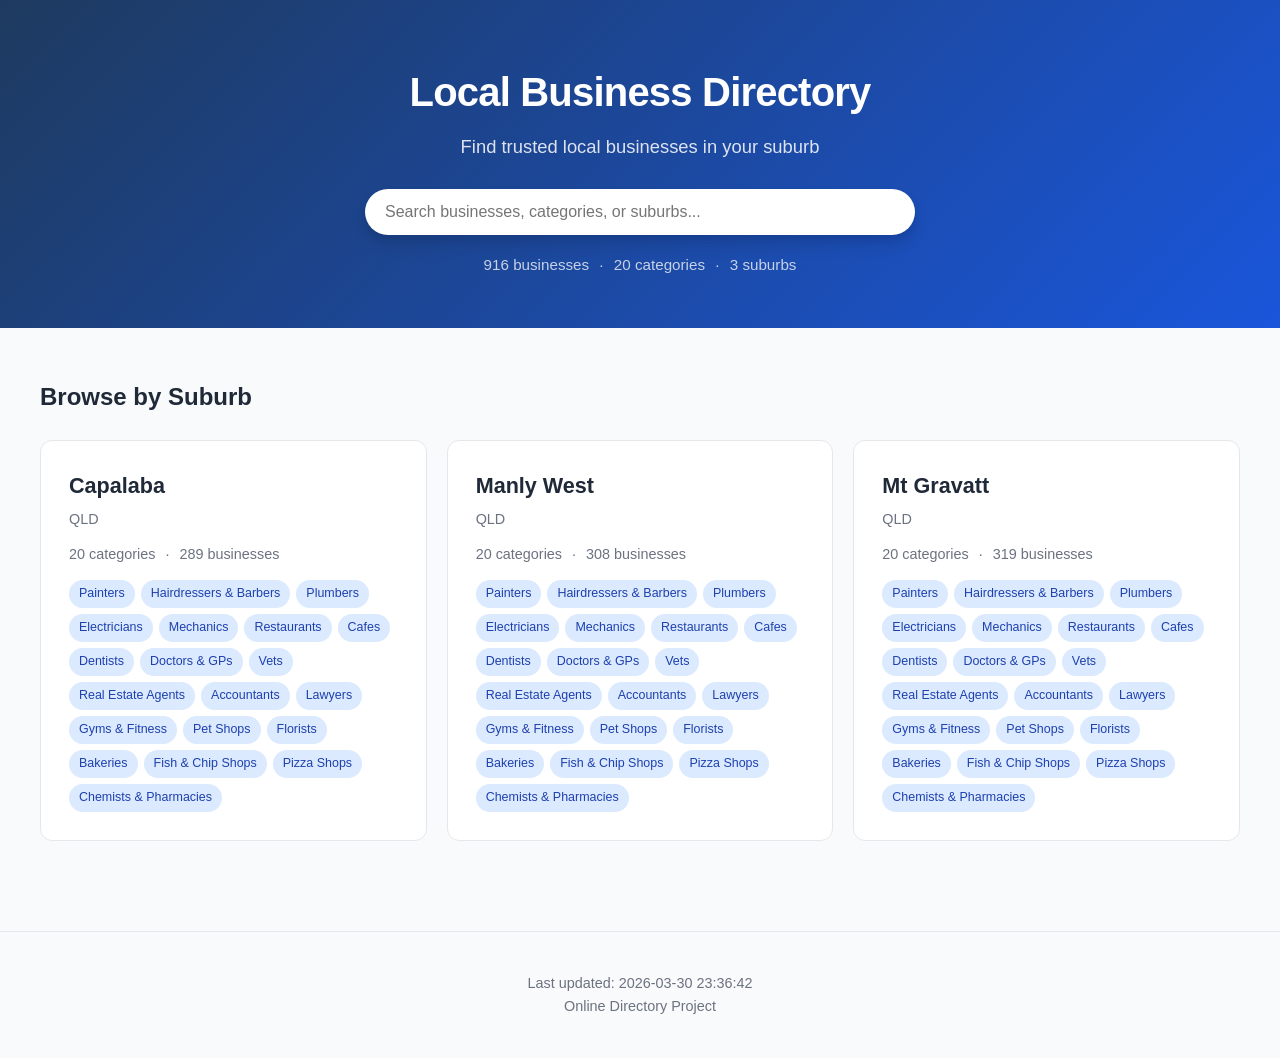
<file: docs/index.html>
<!DOCTYPE html>
<html lang="en">
<head>
    <meta charset="UTF-8">
    <meta name="viewport" content="width=device-width, initial-scale=1.0">
    <title>Local Business Directory — Find Businesses Near You</title>
    <link rel="stylesheet" href="assets/css/style.css">
</head>
<body>
    <header class="hero">
        <div class="container">
            <h1>Local Business Directory</h1>
            <p class="tagline">Find trusted local businesses in your suburb</p>
            <div class="search-box" id="global-search">
                <input
                    type="text"
                    id="search-input"
                    placeholder="Search businesses, categories, or suburbs..."
                    autocomplete="off"
                >
                <div id="search-results" class="search-results" hidden></div>
            </div>
            <div class="stats">
                <span>916 businesses</span>
                <span class="dot">·</span>
                <span>20 categories</span>
                <span class="dot">·</span>
                <span>3 suburbs</span>
            </div>
        </div>
    </header>

    <main class="container">
        <section class="suburbs-grid">
            <h2>Browse by Suburb</h2>
            <div class="grid">
                
                <a href="suburb/capalaba.html" class="suburb-card">
                    <h3>Capalaba</h3>
                    <p class="suburb-state">QLD</p>
                    <div class="suburb-stats">
                        <span>20 categories</span>
                        <span class="dot">·</span>
                        
                        
                            
                        
                            
                        
                            
                        
                            
                        
                            
                        
                            
                        
                            
                        
                            
                        
                            
                        
                            
                        
                            
                        
                            
                        
                            
                        
                            
                        
                            
                        
                            
                        
                            
                        
                            
                        
                            
                        
                            
                        
                        <span>289 businesses</span>
                    </div>
                    <div class="category-tags">
                        
                        <span class="tag">Painters</span>
                        
                        <span class="tag">Hairdressers & Barbers</span>
                        
                        <span class="tag">Plumbers</span>
                        
                        <span class="tag">Electricians</span>
                        
                        <span class="tag">Mechanics</span>
                        
                        <span class="tag">Restaurants</span>
                        
                        <span class="tag">Cafes</span>
                        
                        <span class="tag">Dentists</span>
                        
                        <span class="tag">Doctors & GPs</span>
                        
                        <span class="tag">Vets</span>
                        
                        <span class="tag">Real Estate Agents</span>
                        
                        <span class="tag">Accountants</span>
                        
                        <span class="tag">Lawyers</span>
                        
                        <span class="tag">Gyms & Fitness</span>
                        
                        <span class="tag">Pet Shops</span>
                        
                        <span class="tag">Florists</span>
                        
                        <span class="tag">Bakeries</span>
                        
                        <span class="tag">Fish & Chip Shops</span>
                        
                        <span class="tag">Pizza Shops</span>
                        
                        <span class="tag">Chemists & Pharmacies</span>
                        
                    </div>
                </a>
                
                <a href="suburb/manly-west.html" class="suburb-card">
                    <h3>Manly West</h3>
                    <p class="suburb-state">QLD</p>
                    <div class="suburb-stats">
                        <span>20 categories</span>
                        <span class="dot">·</span>
                        
                        
                            
                        
                            
                        
                            
                        
                            
                        
                            
                        
                            
                        
                            
                        
                            
                        
                            
                        
                            
                        
                            
                        
                            
                        
                            
                        
                            
                        
                            
                        
                            
                        
                            
                        
                            
                        
                            
                        
                            
                        
                        <span>308 businesses</span>
                    </div>
                    <div class="category-tags">
                        
                        <span class="tag">Painters</span>
                        
                        <span class="tag">Hairdressers & Barbers</span>
                        
                        <span class="tag">Plumbers</span>
                        
                        <span class="tag">Electricians</span>
                        
                        <span class="tag">Mechanics</span>
                        
                        <span class="tag">Restaurants</span>
                        
                        <span class="tag">Cafes</span>
                        
                        <span class="tag">Dentists</span>
                        
                        <span class="tag">Doctors & GPs</span>
                        
                        <span class="tag">Vets</span>
                        
                        <span class="tag">Real Estate Agents</span>
                        
                        <span class="tag">Accountants</span>
                        
                        <span class="tag">Lawyers</span>
                        
                        <span class="tag">Gyms & Fitness</span>
                        
                        <span class="tag">Pet Shops</span>
                        
                        <span class="tag">Florists</span>
                        
                        <span class="tag">Bakeries</span>
                        
                        <span class="tag">Fish & Chip Shops</span>
                        
                        <span class="tag">Pizza Shops</span>
                        
                        <span class="tag">Chemists & Pharmacies</span>
                        
                    </div>
                </a>
                
                <a href="suburb/mt-gravatt.html" class="suburb-card">
                    <h3>Mt Gravatt</h3>
                    <p class="suburb-state">QLD</p>
                    <div class="suburb-stats">
                        <span>20 categories</span>
                        <span class="dot">·</span>
                        
                        
                            
                        
                            
                        
                            
                        
                            
                        
                            
                        
                            
                        
                            
                        
                            
                        
                            
                        
                            
                        
                            
                        
                            
                        
                            
                        
                            
                        
                            
                        
                            
                        
                            
                        
                            
                        
                            
                        
                            
                        
                        <span>319 businesses</span>
                    </div>
                    <div class="category-tags">
                        
                        <span class="tag">Painters</span>
                        
                        <span class="tag">Hairdressers & Barbers</span>
                        
                        <span class="tag">Plumbers</span>
                        
                        <span class="tag">Electricians</span>
                        
                        <span class="tag">Mechanics</span>
                        
                        <span class="tag">Restaurants</span>
                        
                        <span class="tag">Cafes</span>
                        
                        <span class="tag">Dentists</span>
                        
                        <span class="tag">Doctors & GPs</span>
                        
                        <span class="tag">Vets</span>
                        
                        <span class="tag">Real Estate Agents</span>
                        
                        <span class="tag">Accountants</span>
                        
                        <span class="tag">Lawyers</span>
                        
                        <span class="tag">Gyms & Fitness</span>
                        
                        <span class="tag">Pet Shops</span>
                        
                        <span class="tag">Florists</span>
                        
                        <span class="tag">Bakeries</span>
                        
                        <span class="tag">Fish & Chip Shops</span>
                        
                        <span class="tag">Pizza Shops</span>
                        
                        <span class="tag">Chemists & Pharmacies</span>
                        
                    </div>
                </a>
                
            </div>
        </section>
    </main>

    <footer>
        <div class="container">
            <p>Last updated: 2026-03-30 23:36:42</p>
            <p>Online Directory Project</p>
        </div>
    </footer>

    <script src="assets/js/search.js"></script>
</body>
</html>
</file>
<file: docs/assets/css/style.css>
/* ============================================
   Online Directory Project — Styles
   ============================================ */

/* --- Reset & Base --- */
*, *::before, *::after {
    box-sizing: border-box;
    margin: 0;
    padding: 0;
}

:root {
    --primary: #1a56db;
    --primary-dark: #1e40af;
    --primary-light: #dbeafe;
    --text: #1f2937;
    --text-light: #6b7280;
    --bg: #f9fafb;
    --white: #ffffff;
    --border: #e5e7eb;
    --shadow: 0 1px 3px rgba(0, 0, 0, 0.1), 0 1px 2px rgba(0, 0, 0, 0.06);
    --shadow-md: 0 4px 6px rgba(0, 0, 0, 0.07), 0 2px 4px rgba(0, 0, 0, 0.06);
    --shadow-lg: 0 10px 15px rgba(0, 0, 0, 0.1), 0 4px 6px rgba(0, 0, 0, 0.05);
    --radius: 8px;
    --radius-lg: 12px;
    --green: #059669;
    --red: #dc2626;
    --yellow: #d97706;
    --star: #f59e0b;
}

body {
    font-family: -apple-system, BlinkMacSystemFont, "Segoe UI", Roboto, "Helvetica Neue", Arial, sans-serif;
    color: var(--text);
    background: var(--bg);
    line-height: 1.6;
    min-height: 100vh;
}

a {
    color: var(--primary);
    text-decoration: none;
}
a:hover {
    text-decoration: underline;
}

.container {
    max-width: 1400px;
    margin: 0 auto;
    padding: 0 40px;
}

/* --- Hero / Header --- */
.hero {
    background: linear-gradient(135deg, #1e3a5f 0%, #1a56db 100%);
    color: var(--white);
    padding: 60px 0 50px;
    text-align: center;
}
.hero--suburb {
    padding: 40px 0 35px;
}
.hero h1 {
    font-size: 2.5rem;
    font-weight: 800;
    margin-bottom: 8px;
    letter-spacing: -0.02em;
}
.hero--suburb h1 {
    font-size: 2rem;
}
.hero .tagline {
    font-size: 1.15rem;
    opacity: 0.85;
    margin-bottom: 28px;
}
.hero .stats {
    margin-top: 18px;
    font-size: 0.95rem;
    opacity: 0.75;
}
.dot {
    margin: 0 6px;
}

/* --- Breadcrumb --- */
.breadcrumb {
    text-align: left;
    margin-bottom: 16px;
    font-size: 0.9rem;
    opacity: 0.8;
}
.breadcrumb a {
    color: var(--white);
    opacity: 0.8;
}
.breadcrumb a:hover {
    opacity: 1;
}
.breadcrumb span {
    margin: 0 6px;
}

/* --- Search --- */
.search-box {
    position: relative;
    max-width: 550px;
    margin: 0 auto;
}
.search-box input {
    width: 100%;
    padding: 14px 20px;
    border: none;
    border-radius: 50px;
    font-size: 1rem;
    box-shadow: var(--shadow-lg);
    outline: none;
    transition: box-shadow 0.2s;
}
.search-box input:focus {
    box-shadow: 0 0 0 3px rgba(26, 86, 219, 0.3), var(--shadow-lg);
}
.search-results {
    position: absolute;
    top: calc(100% + 8px);
    left: 0;
    right: 0;
    background: var(--white);
    border-radius: var(--radius);
    box-shadow: var(--shadow-lg);
    max-height: 400px;
    overflow-y: auto;
    z-index: 100;
    color: var(--text);
    text-align: left;
}
.search-results[hidden] {
    display: none;
}
.search-result-item {
    padding: 12px 18px;
    border-bottom: 1px solid var(--border);
    cursor: pointer;
    display: block;
    color: var(--text);
    transition: background 0.15s;
}
.search-result-item:hover {
    background: var(--primary-light);
    text-decoration: none;
}
.search-result-item:last-child {
    border-bottom: none;
}
.search-result-item .result-name {
    font-weight: 600;
}
.search-result-item .result-meta {
    font-size: 0.85rem;
    color: var(--text-light);
    margin-top: 2px;
}

/* --- Suburb Nav --- */
.suburb-nav {
    background: var(--white);
    border-bottom: 1px solid var(--border);
    padding: 0;
    position: sticky;
    top: 0;
    z-index: 50;
    box-shadow: var(--shadow);
}
.suburb-nav .container {
    display: flex;
    gap: 0;
    overflow-x: auto;
}
.suburb-nav-link {
    padding: 14px 20px;
    color: var(--text-light);
    font-weight: 500;
    white-space: nowrap;
    border-bottom: 3px solid transparent;
    transition: all 0.2s;
}
.suburb-nav-link:hover {
    color: var(--primary);
    text-decoration: none;
}
.suburb-nav-link.active {
    color: var(--primary);
    border-bottom-color: var(--primary);
    font-weight: 600;
}

/* --- Suburb Grid (Landing Page) --- */
.suburbs-grid {
    padding: 50px 0;
}
.suburbs-grid h2 {
    font-size: 1.5rem;
    margin-bottom: 24px;
}
.grid {
    display: grid;
    grid-template-columns: repeat(auto-fill, minmax(320px, 1fr));
    gap: 20px;
}
.suburb-card {
    background: var(--white);
    border: 1px solid var(--border);
    border-radius: var(--radius-lg);
    padding: 28px;
    transition: all 0.2s;
    display: block;
    color: var(--text);
}
.suburb-card:hover {
    box-shadow: var(--shadow-md);
    border-color: var(--primary);
    transform: translateY(-2px);
    text-decoration: none;
}
.suburb-card h3 {
    font-size: 1.35rem;
    margin-bottom: 4px;
}
.suburb-state {
    color: var(--text-light);
    font-size: 0.9rem;
    margin-bottom: 12px;
}
.suburb-stats {
    font-size: 0.9rem;
    color: var(--text-light);
    margin-bottom: 14px;
}
.category-tags {
    display: flex;
    flex-wrap: wrap;
    gap: 6px;
}
.tag {
    background: var(--primary-light);
    color: var(--primary-dark);
    padding: 4px 10px;
    border-radius: 20px;
    font-size: 0.78rem;
    font-weight: 500;
}

/* --- Category Jump Links --- */
.category-jump {
    padding: 30px 0 10px;
}
.category-jump h2 {
    font-size: 1.2rem;
    margin-bottom: 14px;
}
.category-jump-links {
    display: flex;
    flex-wrap: wrap;
    gap: 8px;
    margin-bottom: 10px;
}
.tag--link {
    cursor: pointer;
    transition: all 0.15s;
    text-decoration: none;
    display: inline-flex;
    align-items: center;
    gap: 6px;
}
.tag--link:hover {
    background: var(--primary);
    color: var(--white);
    text-decoration: none;
}
.tag-count {
    background: rgba(0, 0, 0, 0.1);
    padding: 1px 7px;
    border-radius: 10px;
    font-size: 0.72rem;
}

/* --- Category Sections --- */
.category-section {
    margin: 30px 0;
}
.category-header {
    display: flex;
    align-items: center;
    gap: 12px;
    padding: 16px 20px;
    background: var(--white);
    border: 1px solid var(--border);
    border-radius: var(--radius) var(--radius) 0 0;
    cursor: pointer;
    user-select: none;
    transition: background 0.15s;
}
.category-header:hover {
    background: var(--primary-light);
}
.category-header h2 {
    font-size: 1.2rem;
    flex: 1;
}
.category-count {
    font-size: 0.85rem;
    color: var(--text-light);
}
.toggle-icon {
    font-size: 1.2rem;
    color: var(--text-light);
    transition: transform 0.2s;
}
.category-section.collapsed .toggle-icon {
    transform: rotate(-90deg);
}
.category-section.collapsed .category-businesses {
    display: none;
}
.category-section.collapsed .category-header {
    border-radius: var(--radius);
}

/* --- Business Cards --- */
.category-businesses {
    border: 1px solid var(--border);
    border-top: none;
    border-radius: 0 0 var(--radius) var(--radius);
    background: var(--white);
}
.business-card {
    padding: 20px;
    border-bottom: 1px solid var(--border);
    transition: background 0.15s;
}
.business-card:last-child {
    border-bottom: none;
}
.business-card:hover {
    background: #fafbfd;
}
.business-header {
    display: flex;
    align-items: flex-start;
    justify-content: space-between;
    gap: 12px;
    flex-wrap: wrap;
    margin-bottom: 10px;
}
.business-header h3 {
    font-size: 1.1rem;
}
.rating {
    display: flex;
    align-items: center;
    gap: 6px;
    white-space: nowrap;
}
.stars {
    color: var(--star);
    font-size: 0.95rem;
    letter-spacing: 1px;
}
.rating-number {
    font-weight: 600;
    font-size: 0.9rem;
}
.review-count {
    font-size: 0.8rem;
    color: var(--text-light);
}

/* --- Status Badge --- */
.status-badge {
    display: inline-block;
    padding: 3px 10px;
    border-radius: 4px;
    font-size: 0.78rem;
    font-weight: 600;
    margin-bottom: 10px;
}
.status--closed_temporarily,
.status--closed-temporarily {
    background: #fef3c7;
    color: var(--yellow);
}
.status--closed_permanently,
.status--closed-permanently {
    background: #fee2e2;
    color: var(--red);
}

/* --- Business Details --- */
.business-details {
    display: flex;
    flex-direction: column;
    gap: 6px;
}
.detail {
    display: flex;
    align-items: flex-start;
    gap: 8px;
    font-size: 0.92rem;
    color: var(--text);
}
.detail-icon {
    flex-shrink: 0;
    width: 20px;
    text-align: center;
}
.detail a {
    color: var(--primary);
}
.hours {
    font-size: 0.85rem;
    color: var(--text-light);
}
.business-links {
    display: flex;
    gap: 8px;
    margin-top: 8px;
}
.btn {
    display: inline-block;
    padding: 6px 16px;
    border-radius: 6px;
    font-size: 0.85rem;
    font-weight: 500;
    transition: all 0.15s;
}
.btn:hover {
    text-decoration: none;
}
.btn--website {
    background: var(--primary);
    color: var(--white);
}
.btn--website:hover {
    background: var(--primary-dark);
}
.btn--maps {
    background: var(--bg);
    color: var(--text);
    border: 1px solid var(--border);
}
.btn--maps:hover {
    border-color: var(--primary);
    color: var(--primary);
}

/* --- Footer --- */
footer {
    text-align: center;
    padding: 40px 0;
    color: var(--text-light);
    font-size: 0.9rem;
    border-top: 1px solid var(--border);
    margin-top: 40px;
}
footer a {
    color: var(--primary);
}

/* --- Responsive --- */
@media (max-width: 768px) {
    .hero {
        padding: 40px 0 35px;
    }
    .hero h1 {
        font-size: 1.8rem;
    }
    .hero .tagline {
        font-size: 1rem;
    }
    .grid {
        grid-template-columns: 1fr;
    }
    .business-header {
        flex-direction: column;
    }
    .suburb-nav .container {
        padding: 0 10px;
    }
}

/* --- No Results --- */
.no-results {
    text-align: center;
    padding: 30px;
    color: var(--text-light);
    font-size: 1rem;
}

/* --- Search filter highlight (suburb pages) --- */
.business-card.hidden {
    display: none;
}
.category-section.hidden {
    display: none;
}
</file>
